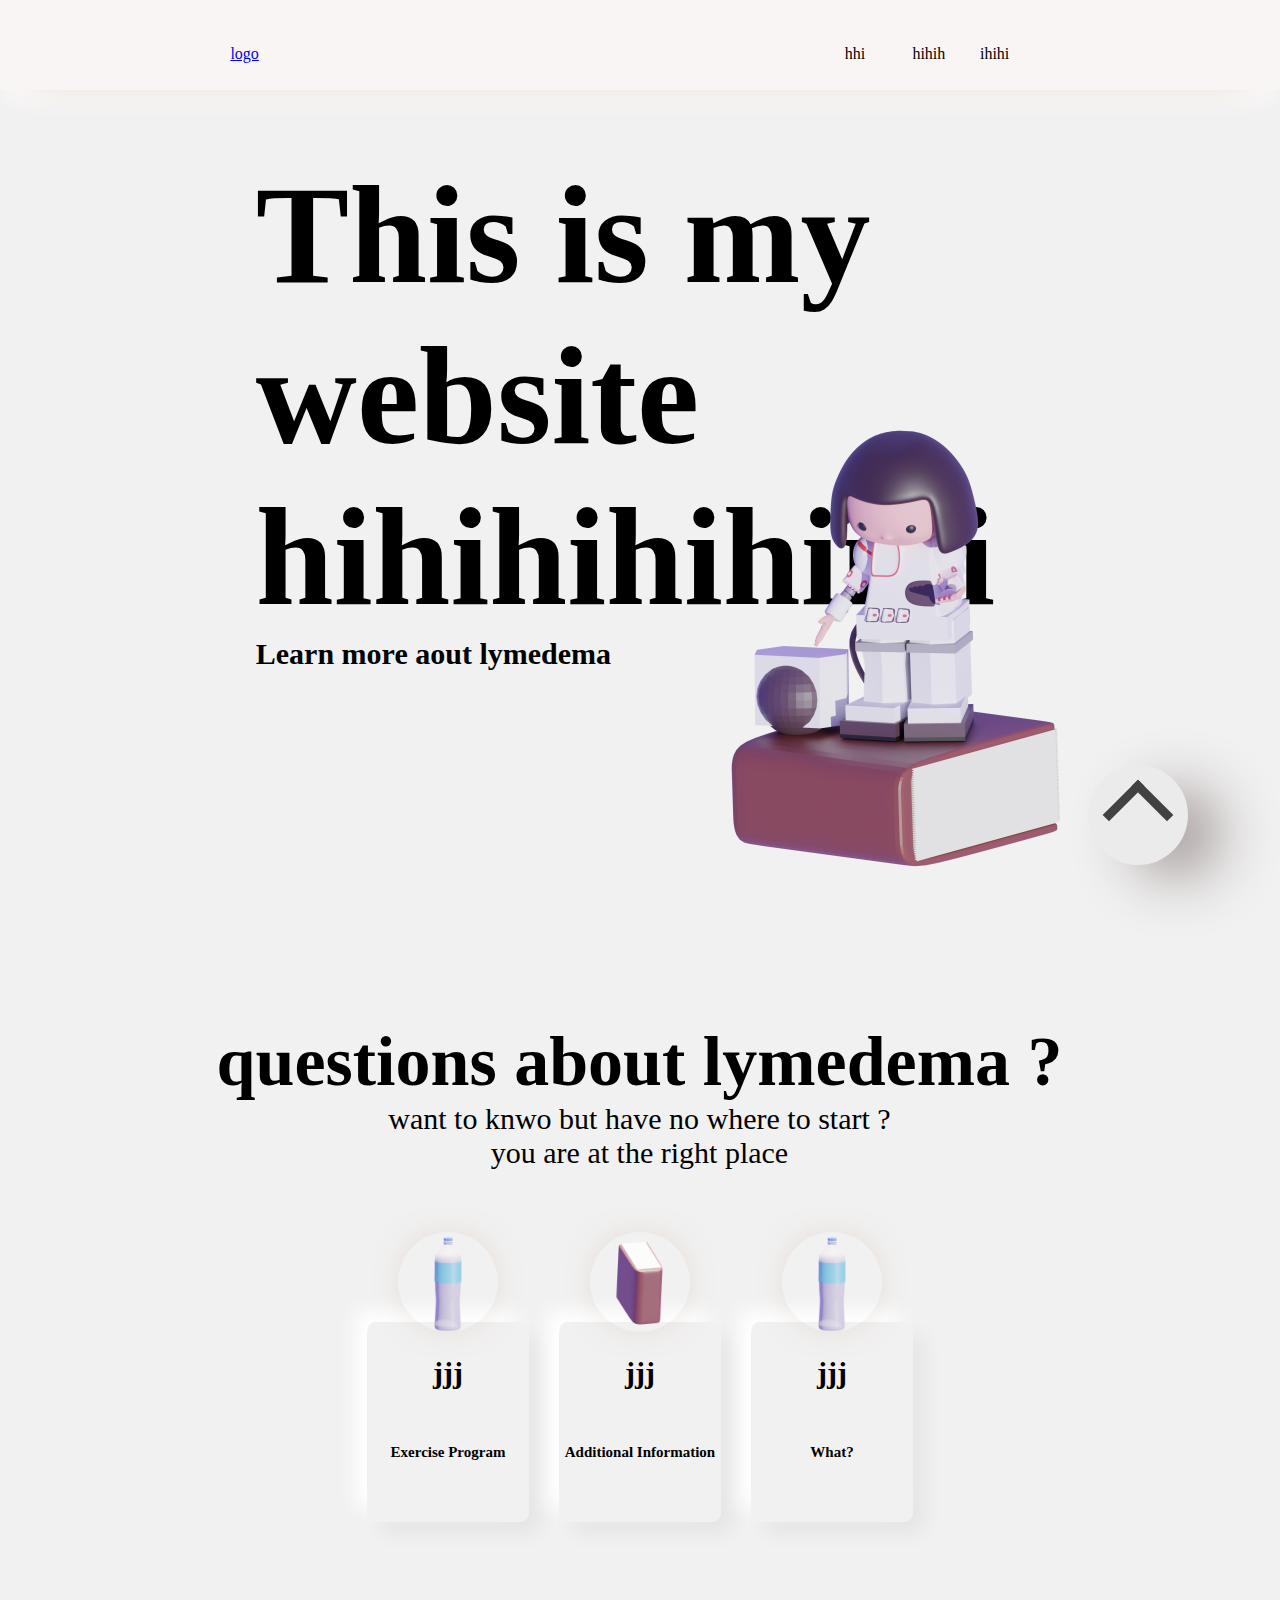
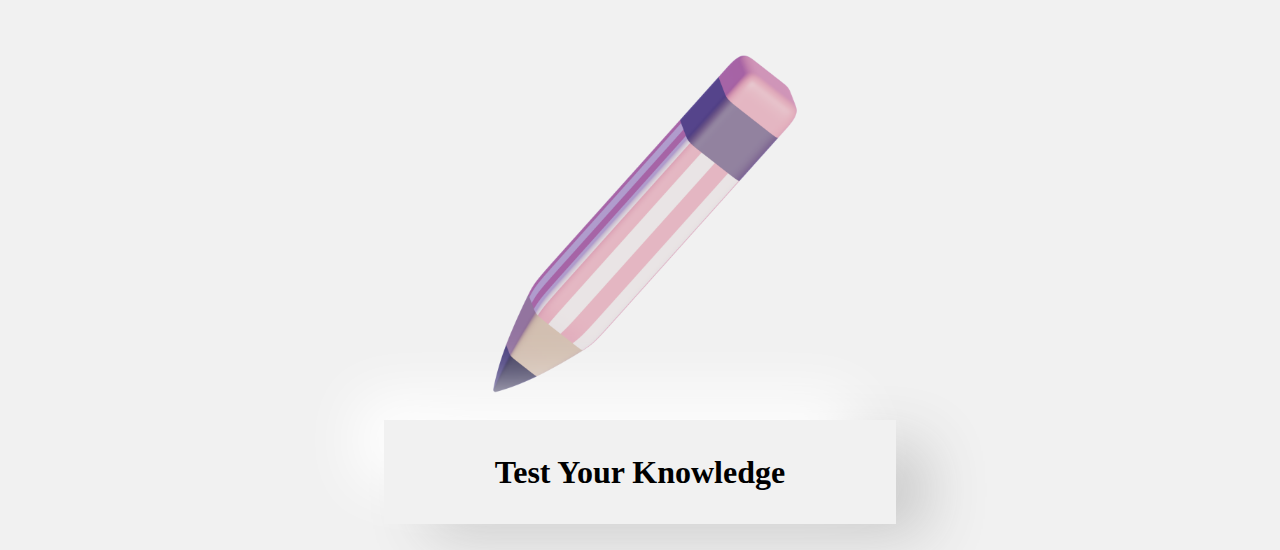
<file: index.html>
<!DOCTYPE html>
<html lang="en">
<head>
    <meta charset="UTF-8">
    <meta name="viewport" content="width=device-width, initial-scale=1.0">
    <meta http-equiv="X-UA-Compatible" content="ie=edge">
    <title>Document</title>
    <link rel="stylesheet" href="index.css">
    <link rel="stylesheet" href="cssillustration.css">
</head>
<body>
    <div id="navtop">
        <i class="arrow up"></i>

    </div>
    
    <header>
        <div class="headerwrap">
            <a href="index.html"><p>logo</p></a>
        <div class="secondhalf">
        <p id="first">hhi</p>
        <p id="2">hihih</p>
        <p id="3">ihihi</p>
        </div>
    </div>
    </header>
    <div id="mainsectiopn">
        <section id="illustration">
           <h1>This is my website <br>
           hihihihihiihi</h1>
           <h2>Learn more aout lymedema </h2>

        </section>
        <section id="content">
            
            
            

        </section>



    </div>
    <section id="break"></section>
    <section id="icebreaker">
        <h3>
            <p id="bolder"> questions about lymedema ?</p>
            <p>want to knwo but have no where to start ?</p>
            <p>you are at the right place </p>
            

       </h3>
    </section>
    <footer id="newfoot">
        
            <p id="front1">
              <span class="mobiletext" id="exercisebutt">Exercise Program</span> 
                
                
            </p>  
            <p id="front2">
                <span class="mobiletext" id="exercisebutt">Additional Information</span> 
                
            </p> 
            <p id="front3">
                <span class="mobiletext" id="exercisebutt">What?</span> 
               
            </p> 
            

        
    </footer>
    <footer id="footerword">  
        <p id="mobileexercise"><br>jjj<br><span id="span">Exercise Program</span>
        </p>  
       
        <p id="mobileaddi"><br>jjj<br><span id="span">Additional Information</span>
        </p>
        <p id="mobilewt"><br>jjj<br><span id="span">What?</span>
        </p>

       
        
        
    </footer>

    <section id="quiz">
        <div id="quizend">
            <div id="picquiz"></div>
            <div id="enterquiz">
                <div id="submitquiz">
                   <strong>Test Your Knowledge </strong> 

                </div>
            </div>
           
        </div>

    </section>
    <section id="break2"></section>
   
    
</body>
<script src="index.js"></script>
</html>
</file>
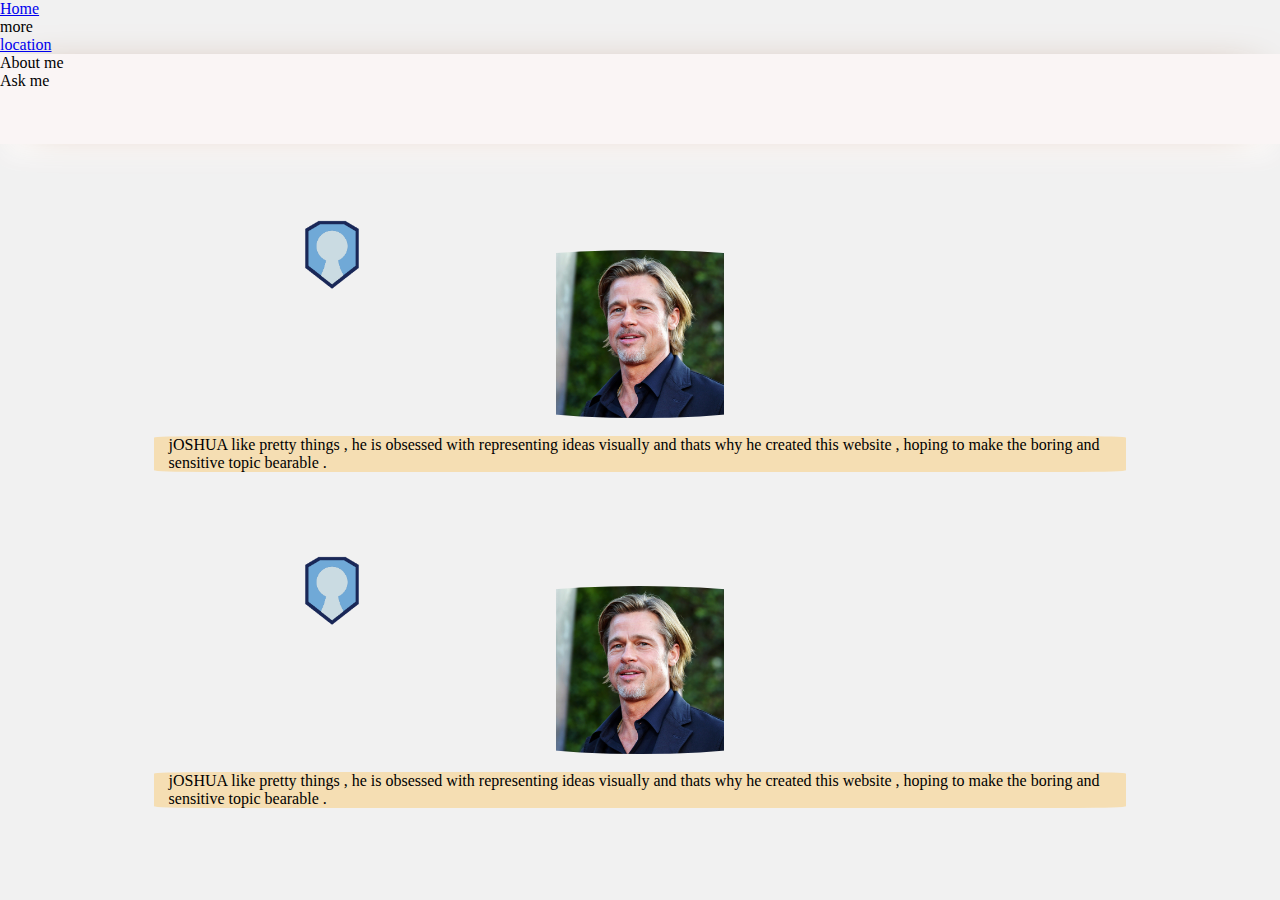
<file: aboutme.html>
<!DOCTYPE html>
<html lang="en">
<head>
    <meta charset="UTF-8">
    <meta name="viewport" content="width=device-width, initial-scale=1.0">
    <meta http-equiv="X-UA-Compatible" content="ie=edge">
    <title>Document</title>
    <link rel="stylesheet" type="text/css" href="map.css">
    <link rel="stylesheet" type="text/css" href="index.css">
    <link rel="stylesheet" type="text/css" href="aboutme.css">
</head>
<body>
    <div id="sidebarbody">
        
        <ul><a href="index.html">Home </a></ul>
        <ul>more </ul>
        <ul><a href="map.html">location</a></ul>
    
    <div class="sidenavmenu" onclick="toggleSidebar()">
      
    </div>
</div>
    <header>
        <div class= "div1">
            About me 
        
        </div>
        <div class= "div2">
            Ask me 
        
        </div>
    </header>



    <div class="personcontainer">
        <div class="photo">
            <div class="bigheadlogo">
                
            </div>
            <div class="bighead">

            </div>


        </div>
        <br>
        <div class="description">
jOSHUA like pretty things , he is obsessed with representing ideas visually and thats why he created this website , hoping to make the boring and sensitive topic bearable .
        </div>
    </div>
    <br>
    <br>
    
    <div class="personcontainer">
        <div class="photo">
            <div class="bigheadlogo">
                
            </div>
            <div class="bighead">

            </div>


        </div>
        <br>
        <div class="description">
jOSHUA like pretty things , he is obsessed with representing ideas visually and thats why he created this website , hoping to make the boring and sensitive topic bearable .
        </div>
    </div>
</body>
<script type="text/javascript" src="index.js"></script>
</html>
</file>
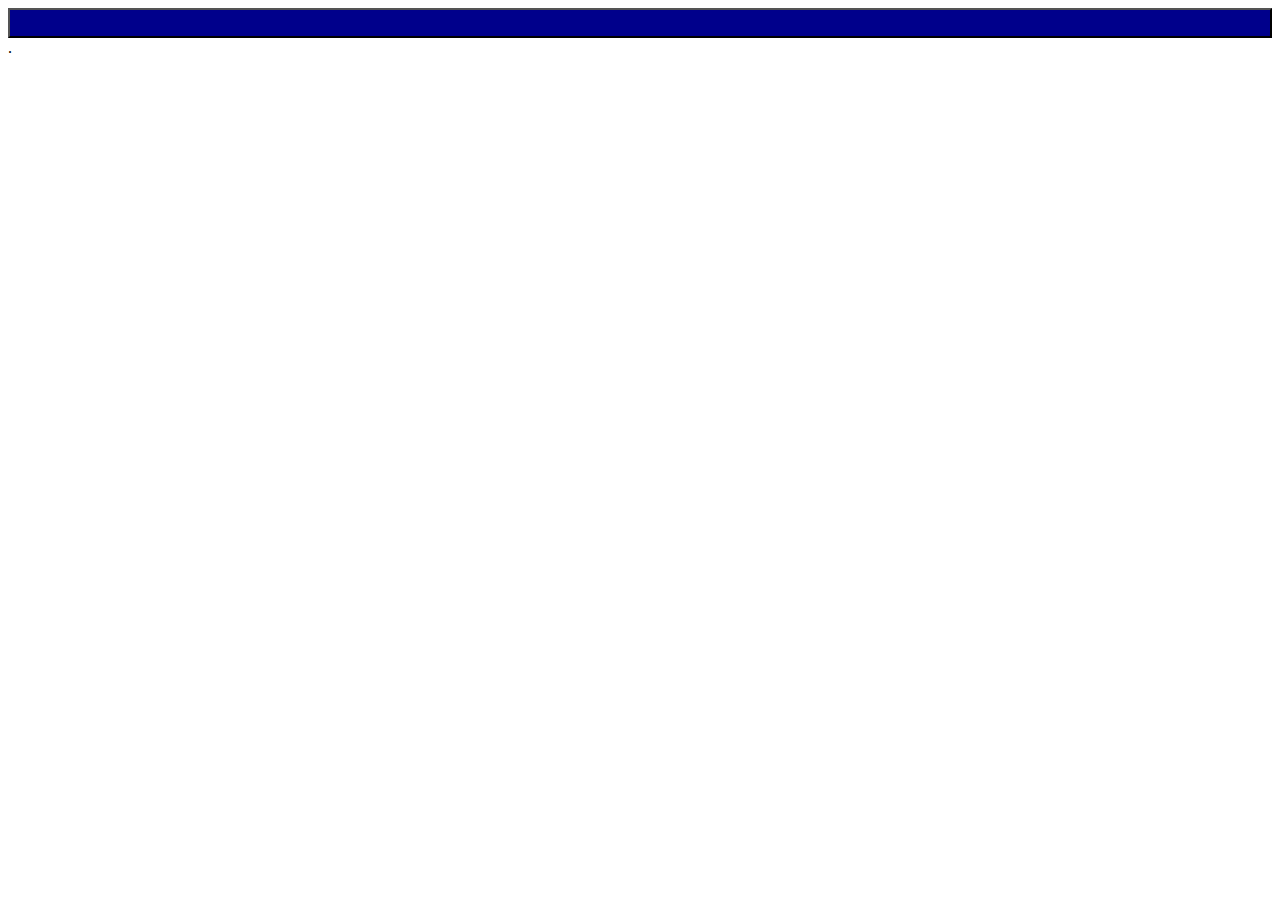
<file: dropdowntest.html>
<!DOCTYPE html>
<html lang="en">
<head>
    <meta charset="UTF-8">
    <meta name="viewport" content="width=device-width, initial-scale=1.0">
    <meta http-equiv="X-UA-Compatible" content="ie=edge">
    <title>Document</title>
    <link rel="stylesheet" type="text/css" href="dropdowmn.css">
</head>
<body>
    <button id="c"></button>
    <div id="panel">
        
        <div class="p">Scrabble Word Finder from YourDictionary is the perfect word finder for playing Scrabble. Score more points and win more often with our free Scrabble cheat ...
        ‎Words With Friends Cheat · ‎Words with the Letter... · ‎Unscramble · ‎Words by Length
        wordfinder.yourdictionary.com › words-with-friends-cheat
        Words With Friends Cheat - Words With Friends
        All you need to crush their dreams and drive them weeping before you - or at least beat them at a word game - is the Word Finder Words With Friends Cheat. Word Finder isn’t just a word search. ... The Words With Friends cheat tool provides a full list of playable, legal words from ...
        </div>
        <div class="">
            gdfhghdghbjd
        </div>
    
    </div>

.


    </body>

<script type="text/javascript" src="dropdown.js"></script>
</html>
</file>
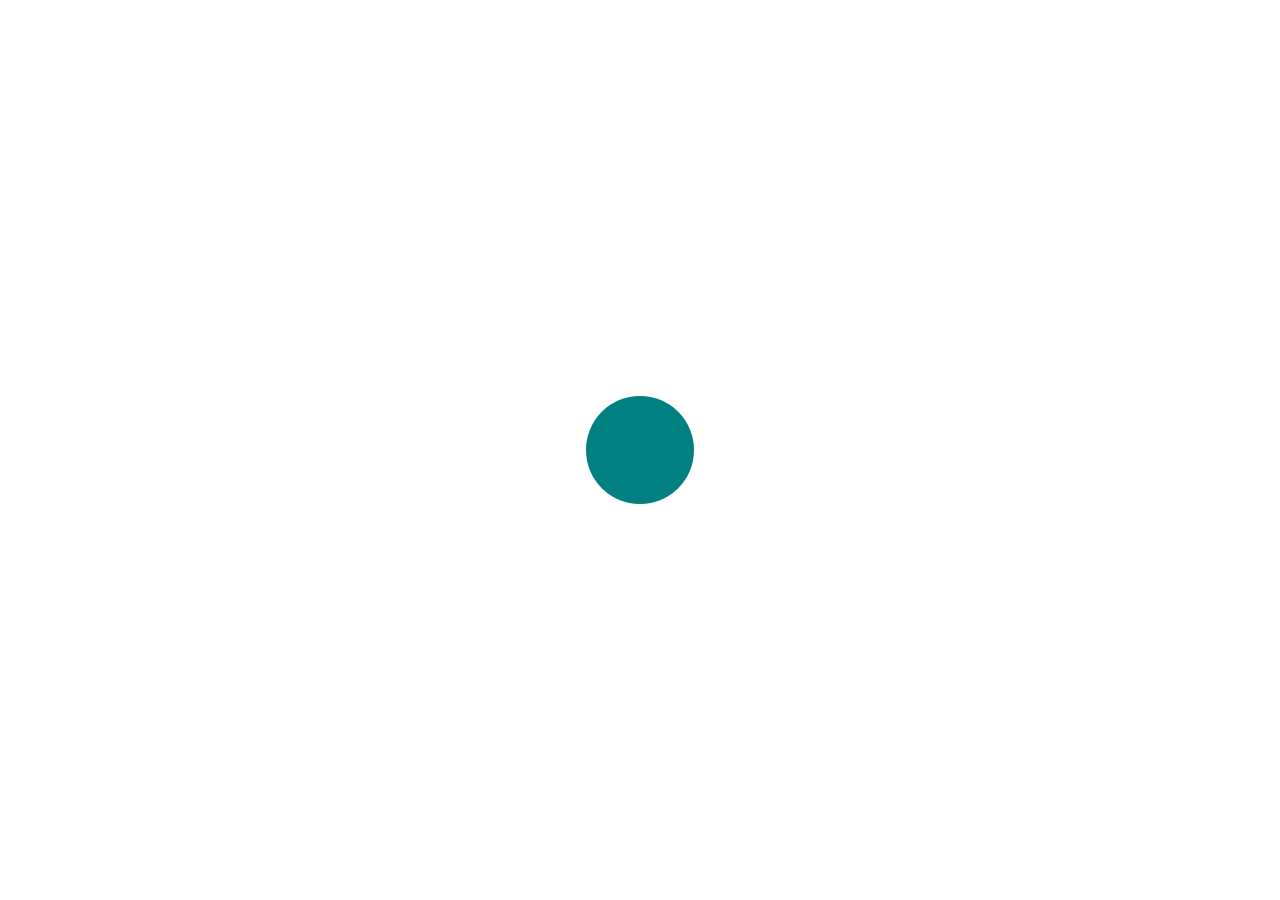
<file: end.html>
<!DOCTYPE html>
<html lang="en">
<head>
    <meta charset="UTF-8">
    <meta name="viewport" content="width=
    , initial-scale=1.0">
    <meta http-equiv="X-UA-Compatible" content="ie=edge">
    <title>Document</title>
    <link rel="stylesheet" type="text/css" href="end.css">
</head>
</head>
<body>

    <div class="endlogocontainer">
        <div class="endlogo">
            <div class="classtick1">

            </div>
            <div class="classtick2">
                
            </div>
        </div>
    </div>
    
</body>
<script src="quiz.js"></script>
</html>
</file>
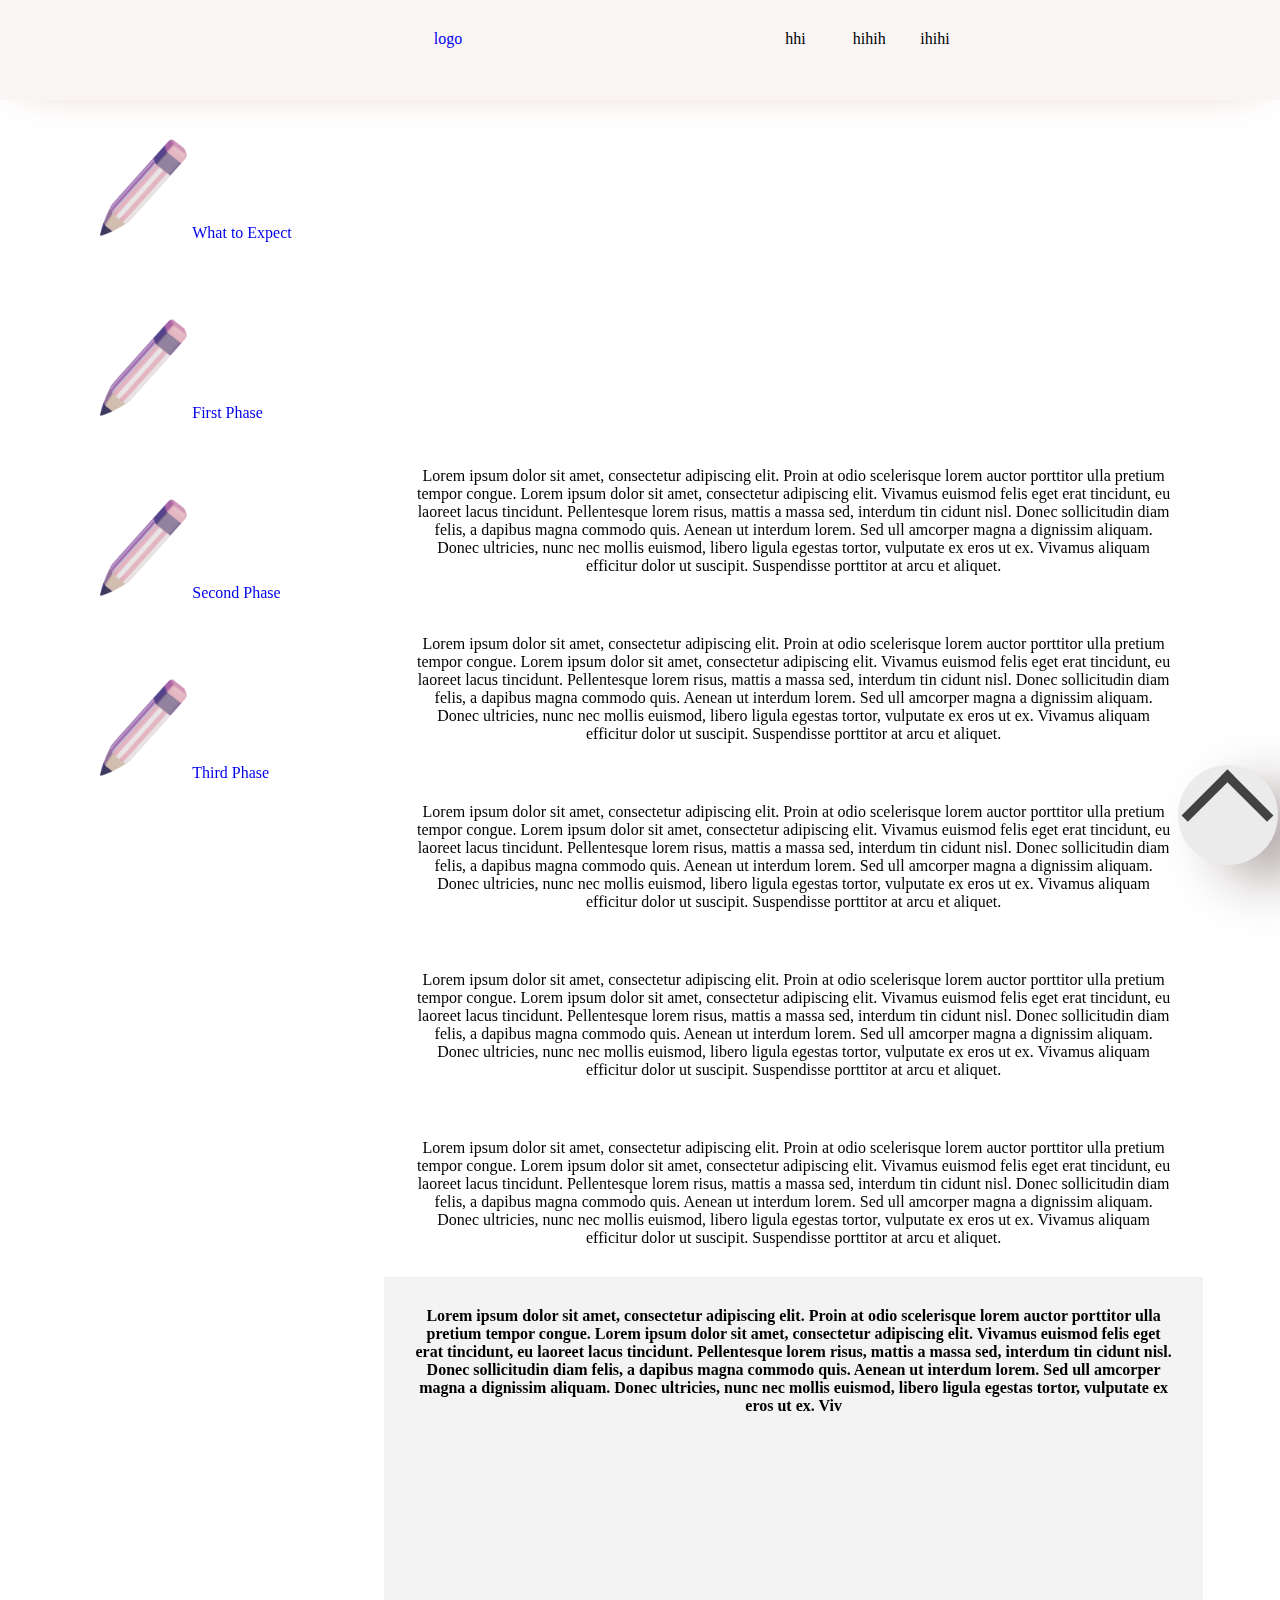
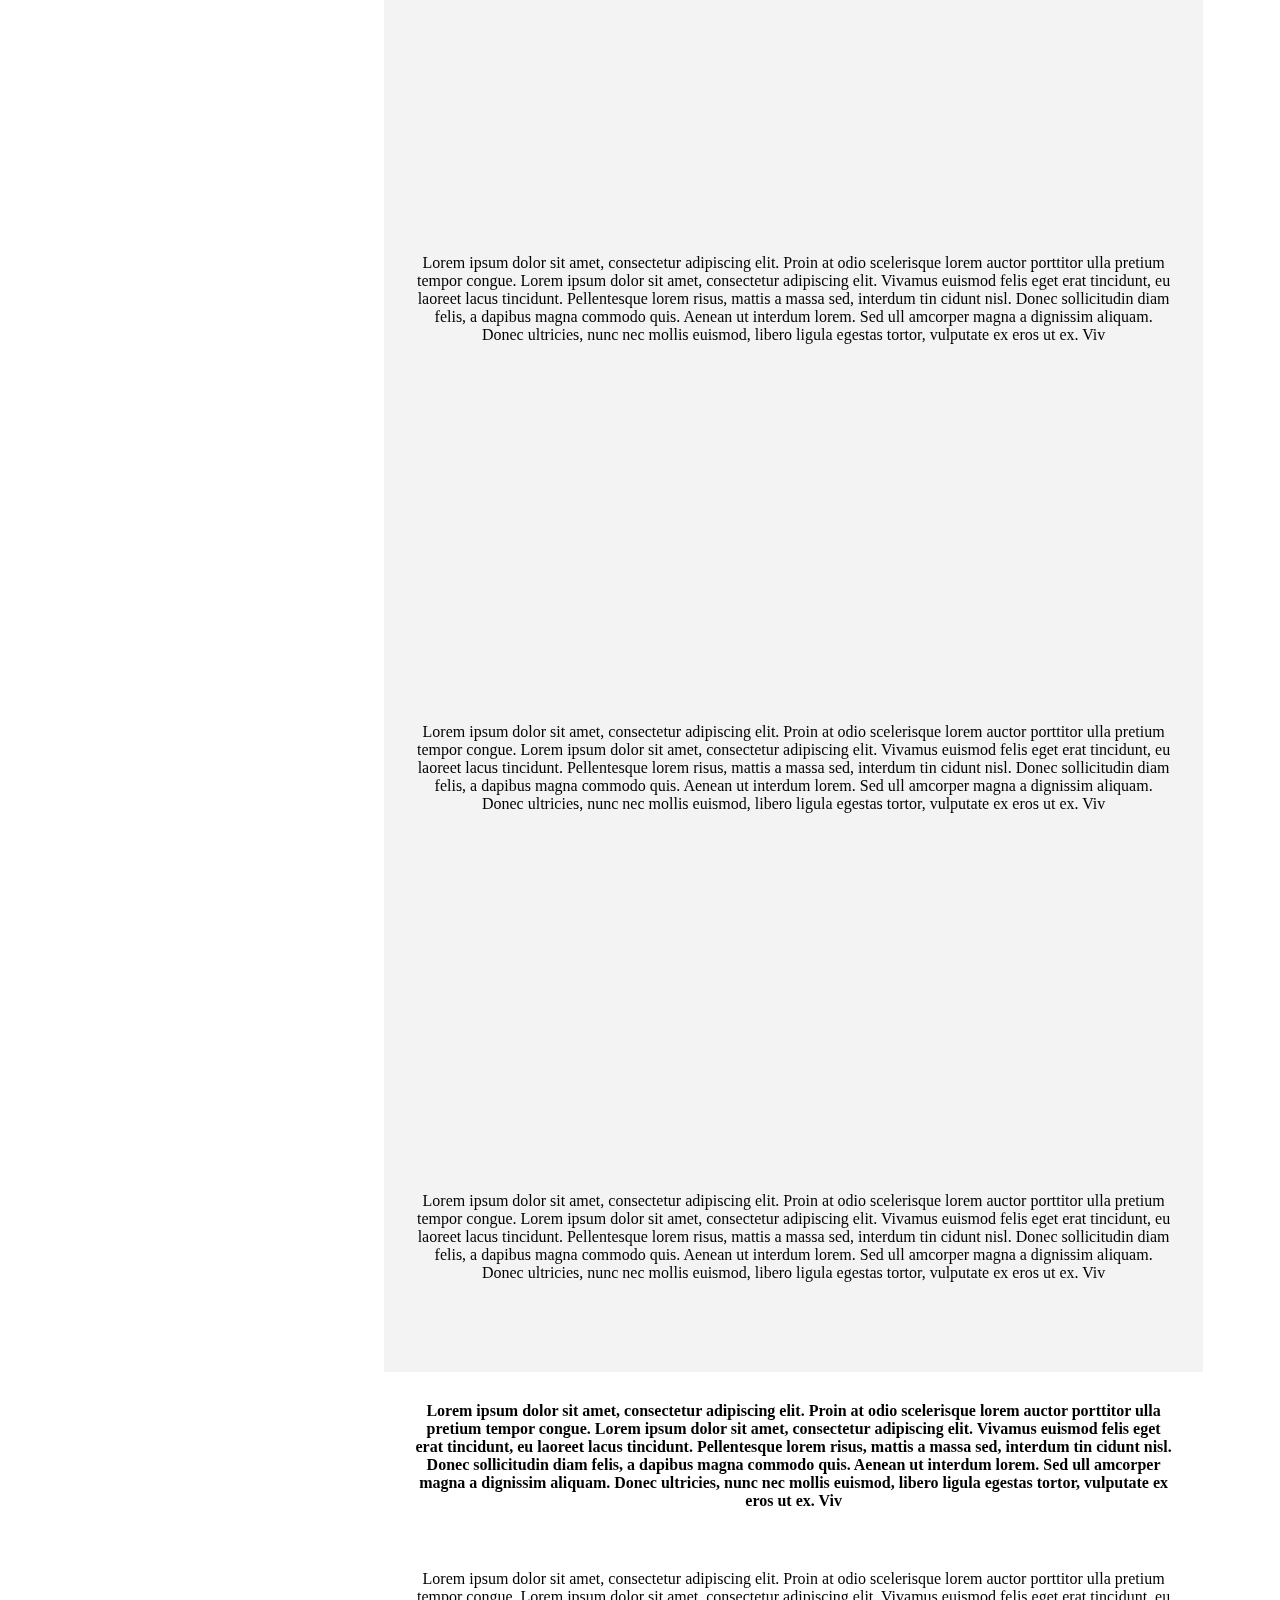
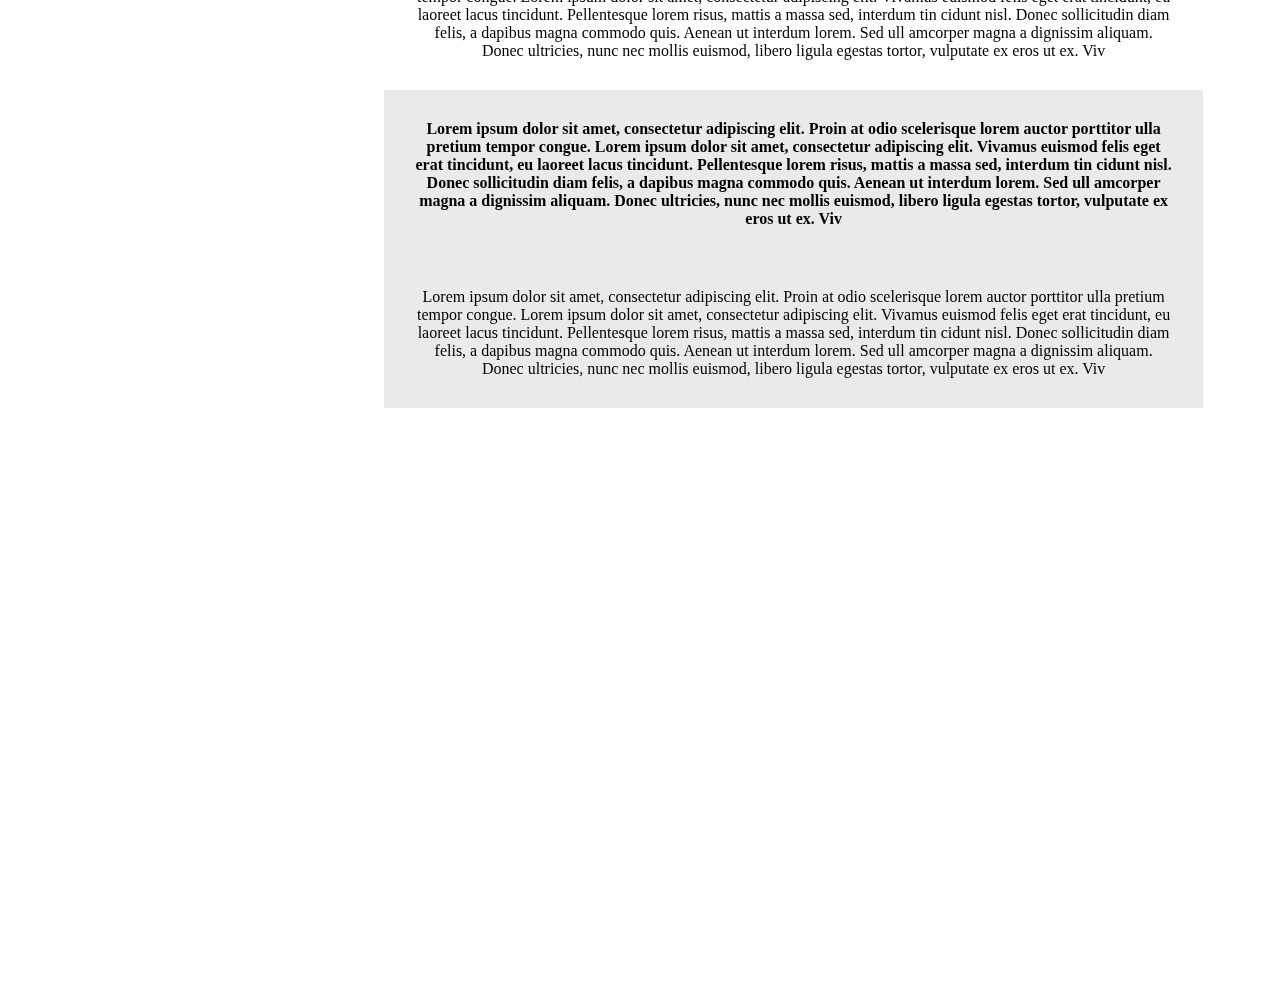
<file: exercise.html>
<!DOCTYPE html>
<html lang="en">
<head>
    <meta charset="UTF-8">
    <meta name="viewport" content="width=device-width, initial-scale=1.0">
    <meta http-equiv="X-UA-Compatible" content="ie=edge">
    <title>Document</title>
    <link rel="stylesheet" href="exercise.css">
    
</head>
<body>
    <div id="navtop">
        <i class="arrow up"></i>

    </div>
    

    <header>
        <div class="headerwrap">
        <a href="index.html"><p>logo</p></a>
        <div class="secondhalf">
        <p id="first">hhi</p>
        <p id="2">hihih</p>
        <p id="3">ihihi</p>
        </div>
    </div>
    </header>

    <div id="container">
        <div id="sidebarcontainer">
        <div id="sidebarex">
            <p id="Whattoexpect">
                
                <a href="#introvid"><img src="./pic/pencil.png" width="100" height="100" alt="">What to Expect</a>

            </p>
            <p id="firstphase">
                <a href="#firstintro"><img src="./pic/pencil.png" width="100" height="100" alt="">First Phase</a>

            </p>
            <p id="secondphase">
                <a href="#secondintro"><img src="./pic/pencil.png" width="100" height="100" alt="">Second Phase</a>

            </p>
            <p id="thirdphase"> 
                <a href="#thirdintro"><img src="./pic/pencil.png" width="100" height="100" alt="">Third Phase</a>


            </p>

        </div>
    </div>
        <div id="maincontentex">
            <div class="intro">
                <iframe id="introvid"width="560" height="315" src="https://www.youtube.com/embed/Z3GkiupDtZM" 
                frameborder="0" allow="accelerometer; autoplay; encrypted-media; gyroscope; picture-in-picture" 
                allowfullscreen>
                </iframe>
                <br>
                <br>
                <p>Lorem ipsum dolor sit amet, consectetur adipiscing elit. Proin at odio scelerisque lorem auctor porttitor
                    ulla pretium tempor congue. Lorem ipsum dolor sit amet, consectetur adipiscing elit. Vivamus euismod felis 
                    eget erat tincidunt, eu laoreet lacus tincidunt. Pellentesque lorem risus, mattis a massa sed, interdum tin
                    cidunt nisl. Donec sollicitudin diam felis, a dapibus magna commodo quis. Aenean ut interdum lorem. Sed ull
                    amcorper magna a dignissim aliquam. Donec ultricies, nunc nec mollis euismod, libero ligula egestas tortor, 
                     vulputate ex eros ut ex. Vivamus aliquam efficitur dolor ut suscipit. Suspendisse porttitor at arcu et aliquet.
                    </p>
                    <p>Lorem ipsum dolor sit amet, consectetur adipiscing elit. Proin at odio scelerisque lorem auctor porttitor
                        ulla pretium tempor congue. Lorem ipsum dolor sit amet, consectetur adipiscing elit. Vivamus euismod felis 
                        eget erat tincidunt, eu laoreet lacus tincidunt. Pellentesque lorem risus, mattis a massa sed, interdum tin
                        cidunt nisl. Donec sollicitudin diam felis, a dapibus magna commodo quis. Aenean ut interdum lorem. Sed ull
                        amcorper magna a dignissim aliquam. Donec ultricies, nunc nec mollis euismod, libero ligula egestas tortor, 
                         vulputate ex eros ut ex. Vivamus aliquam efficitur dolor ut suscipit. Suspendisse porttitor at arcu et aliquet.
                        </p>
                        <p>Lorem ipsum dolor sit amet, consectetur adipiscing elit. Proin at odio scelerisque lorem auctor porttitor
                            ulla pretium tempor congue. Lorem ipsum dolor sit amet, consectetur adipiscing elit. Vivamus euismod felis 
                            eget erat tincidunt, eu laoreet lacus tincidunt. Pellentesque lorem risus, mattis a massa sed, interdum tin
                            cidunt nisl. Donec sollicitudin diam felis, a dapibus magna commodo quis. Aenean ut interdum lorem. Sed ull
                            amcorper magna a dignissim aliquam. Donec ultricies, nunc nec mollis euismod, libero ligula egestas tortor, 
                             vulputate ex eros ut ex. Vivamus aliquam efficitur dolor ut suscipit. Suspendisse porttitor at arcu et aliquet.
                            </p>
                            <p>Lorem ipsum dolor sit amet, consectetur adipiscing elit. Proin at odio scelerisque lorem auctor porttitor
                                ulla pretium tempor congue. Lorem ipsum dolor sit amet, consectetur adipiscing elit. Vivamus euismod felis 
                                eget erat tincidunt, eu laoreet lacus tincidunt. Pellentesque lorem risus, mattis a massa sed, interdum tin
                                cidunt nisl. Donec sollicitudin diam felis, a dapibus magna commodo quis. Aenean ut interdum lorem. Sed ull
                                amcorper magna a dignissim aliquam. Donec ultricies, nunc nec mollis euismod, libero ligula egestas tortor, 
                                 vulputate ex eros ut ex. Vivamus aliquam efficitur dolor ut suscipit. Suspendisse porttitor at arcu et aliquet.
                                </p>
                                <p>Lorem ipsum dolor sit amet, consectetur adipiscing elit. Proin at odio scelerisque lorem auctor porttitor
                    ulla pretium tempor congue. Lorem ipsum dolor sit amet, consectetur adipiscing elit. Vivamus euismod felis 
                    eget erat tincidunt, eu laoreet lacus tincidunt. Pellentesque lorem risus, mattis a massa sed, interdum tin
                    cidunt nisl. Donec sollicitudin diam felis, a dapibus magna commodo quis. Aenean ut interdum lorem. Sed ull
                    amcorper magna a dignissim aliquam. Donec ultricies, nunc nec mollis euismod, libero ligula egestas tortor, 
                     vulputate ex eros ut ex. Vivamus aliquam efficitur dolor ut suscipit. Suspendisse porttitor at arcu et aliquet.
                    </p>

            </div>
            <span class="break"></span>
            <div class="first">
                <p id="firstintro">
                    Lorem ipsum dolor sit amet, consectetur adipiscing elit. Proin at odio scelerisque lorem auctor porttitor
                    ulla pretium tempor congue. Lorem ipsum dolor sit amet, consectetur adipiscing elit. Vivamus euismod felis 
                    eget erat tincidunt, eu laoreet lacus tincidunt. Pellentesque lorem risus, mattis a massa sed, interdum tin
                    cidunt nisl. Donec sollicitudin diam felis, a dapibus magna commodo quis. Aenean ut interdum lorem. Sed ull
                    amcorper magna a dignissim aliquam. Donec ultricies, nunc nec mollis euismod, libero ligula egestas tortor, 
                     vulputate ex eros ut ex. Viv
                    
                </p>
                <p id="firstword">
                    <iframe id="introvid"width="560" height="315" src="https://www.youtube.com/embed/Z3GkiupDtZM" 
                    frameborder="0" allow="accelerometer; autoplay; encrypted-media; gyroscope; picture-in-picture" 
                    allowfullscreen>
                    </iframe>
                    <p>
                    Lorem ipsum dolor sit amet, consectetur adipiscing elit. Proin at odio scelerisque lorem auctor porttitor
                    ulla pretium tempor congue. Lorem ipsum dolor sit amet, consectetur adipiscing elit. Vivamus euismod felis 
                    eget erat tincidunt, eu laoreet lacus tincidunt. Pellentesque lorem risus, mattis a massa sed, interdum tin
                    cidunt nisl. Donec sollicitudin diam felis, a dapibus magna commodo quis. Aenean ut interdum lorem. Sed ull
                    amcorper magna a dignissim aliquam. Donec ultricies, nunc nec mollis euismod, libero ligula egestas tortor, 
                     vulputate ex eros ut ex. Viv
                    </p>
                     <iframe id="introvid"width="560" height="315" src="https://www.youtube.com/embed/Z3GkiupDtZM" 
                     frameborder="0" allow="accelerometer; autoplay; encrypted-media; gyroscope; picture-in-picture" 
                     allowfullscreen>
                     </iframe>
                     <p>
                     Lorem ipsum dolor sit amet, consectetur adipiscing elit. Proin at odio scelerisque lorem auctor porttitor
                    ulla pretium tempor congue. Lorem ipsum dolor sit amet, consectetur adipiscing elit. Vivamus euismod felis 
                    eget erat tincidunt, eu laoreet lacus tincidunt. Pellentesque lorem risus, mattis a massa sed, interdum tin
                    cidunt nisl. Donec sollicitudin diam felis, a dapibus magna commodo quis. Aenean ut interdum lorem. Sed ull
                    amcorper magna a dignissim aliquam. Donec ultricies, nunc nec mollis euismod, libero ligula egestas tortor, 
                     vulputate ex eros ut ex. Viv
                     </p>
                     <iframe id="introvid"width="560" height="315" src="https://www.youtube.com/embed/Z3GkiupDtZM" 
                     frameborder="0" allow="accelerometer; autoplay; encrypted-media; gyroscope; picture-in-picture" 
                     allowfullscreen>
                     </iframe>
                     <p>
                     Lorem ipsum dolor sit amet, consectetur adipiscing elit. Proin at odio scelerisque lorem auctor porttitor
                    ulla pretium tempor congue. Lorem ipsum dolor sit amet, consectetur adipiscing elit. Vivamus euismod felis 
                    eget erat tincidunt, eu laoreet lacus tincidunt. Pellentesque lorem risus, mattis a massa sed, interdum tin
                    cidunt nisl. Donec sollicitudin diam felis, a dapibus magna commodo quis. Aenean ut interdum lorem. Sed ull
                    amcorper magna a dignissim aliquam. Donec ultricies, nunc nec mollis euismod, libero ligula egestas tortor, 
                     vulputate ex eros ut ex. Viv
                    </p>
                     

                </p>
                

            </div>
            <div class="second">
                <p id="secondintro">
                    Lorem ipsum dolor sit amet, consectetur adipiscing elit. Proin at odio scelerisque lorem auctor porttitor
                    ulla pretium tempor congue. Lorem ipsum dolor sit amet, consectetur adipiscing elit. Vivamus euismod felis 
                    eget erat tincidunt, eu laoreet lacus tincidunt. Pellentesque lorem risus, mattis a massa sed, interdum tin
                    cidunt nisl. Donec sollicitudin diam felis, a dapibus magna commodo quis. Aenean ut interdum lorem. Sed ull
                    amcorper magna a dignissim aliquam. Donec ultricies, nunc nec mollis euismod, libero ligula egestas tortor, 
                     vulputate ex eros ut ex. Viv
                    
                </p>
                <p id="firstword">
                    Lorem ipsum dolor sit amet, consectetur adipiscing elit. Proin at odio scelerisque lorem auctor porttitor
                    ulla pretium tempor congue. Lorem ipsum dolor sit amet, consectetur adipiscing elit. Vivamus euismod felis 
                    eget erat tincidunt, eu laoreet lacus tincidunt. Pellentesque lorem risus, mattis a massa sed, interdum tin
                    cidunt nisl. Donec sollicitudin diam felis, a dapibus magna commodo quis. Aenean ut interdum lorem. Sed ull
                    amcorper magna a dignissim aliquam. Donec ultricies, nunc nec mollis euismod, libero ligula egestas tortor, 
                     vulputate ex eros ut ex. Viv

                </p>

            </div>
            <div class="third">
                <p id="thirdintro">
                    Lorem ipsum dolor sit amet, consectetur adipiscing elit. Proin at odio scelerisque lorem auctor porttitor
                    ulla pretium tempor congue. Lorem ipsum dolor sit amet, consectetur adipiscing elit. Vivamus euismod felis 
                    eget erat tincidunt, eu laoreet lacus tincidunt. Pellentesque lorem risus, mattis a massa sed, interdum tin
                    cidunt nisl. Donec sollicitudin diam felis, a dapibus magna commodo quis. Aenean ut interdum lorem. Sed ull
                    amcorper magna a dignissim aliquam. Donec ultricies, nunc nec mollis euismod, libero ligula egestas tortor, 
                     vulputate ex eros ut ex. Viv
                    
                </p>
                <p id="firstword">
                    Lorem ipsum dolor sit amet, consectetur adipiscing elit. Proin at odio scelerisque lorem auctor porttitor
                    ulla pretium tempor congue. Lorem ipsum dolor sit amet, consectetur adipiscing elit. Vivamus euismod felis 
                    eget erat tincidunt, eu laoreet lacus tincidunt. Pellentesque lorem risus, mattis a massa sed, interdum tin
                    cidunt nisl. Donec sollicitudin diam felis, a dapibus magna commodo quis. Aenean ut interdum lorem. Sed ull
                    amcorper magna a dignissim aliquam. Donec ultricies, nunc nec mollis euismod, libero ligula egestas tortor, 
                     vulputate ex eros ut ex. Viv

                </p>

            </div>
            <span class="break"></span>
            <span class="break"></span>

        </div>
        <span class="break"></span><span class="break"></span>
        <span class="break"></span><span class="break"></span>
        <span class="break"></span><span class="break"></span>
        <span class="break"></span><span class="break"></span>
        <span class="break"></span><span class="break"></span>
        <span class="break"></span><span class="break"></span>
    </div>
    
</body>
<script src="exercise.js"></script>
</html>
</file>
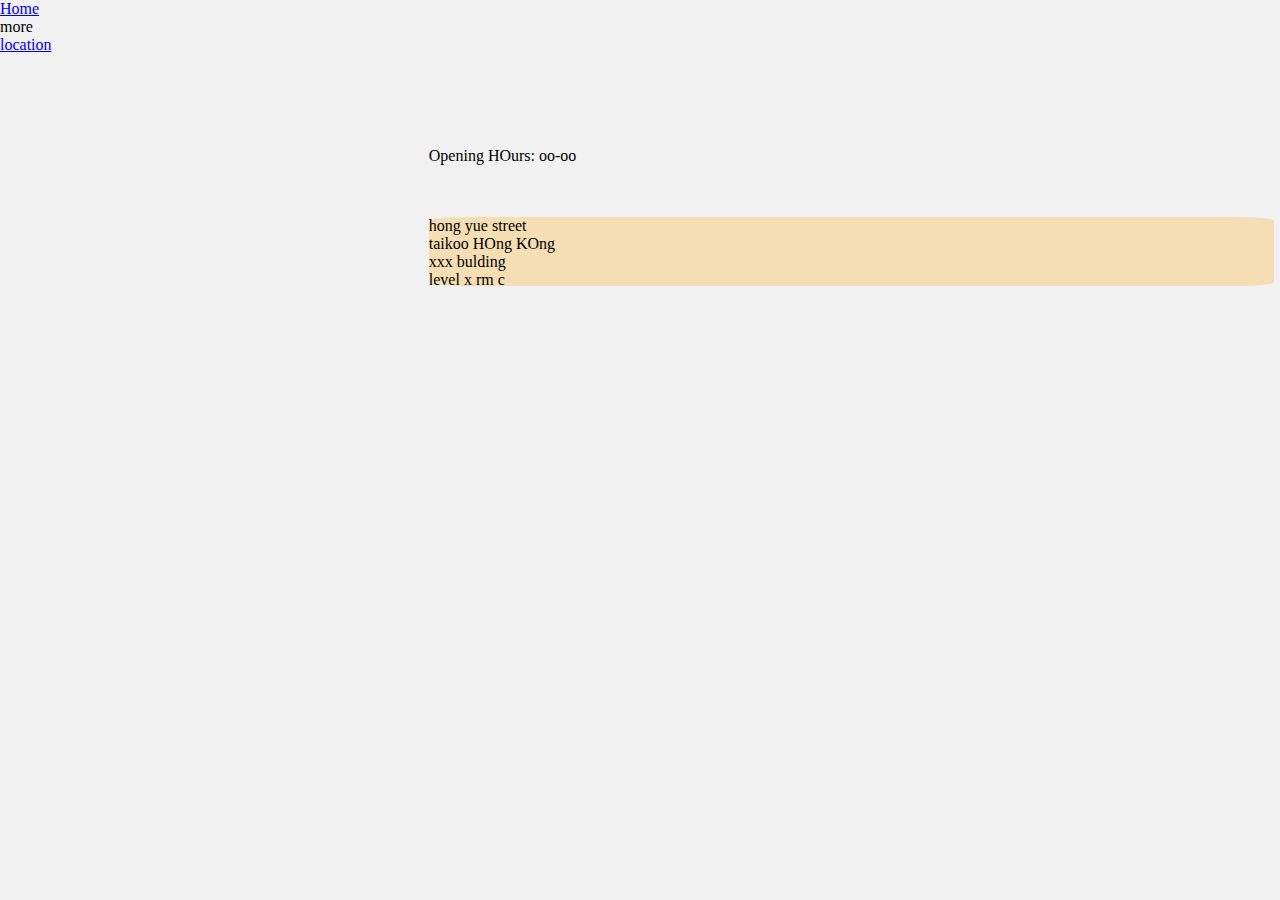
<file: map.html>
<!DOCTYPE html>
<html>
  <head>
    <meta charset="UTF-8">
    <meta name="viewport" content="width=device-width, initial-scale=1.0">
    <meta http-equiv="X-UA-Compatible" content="ie=edge">
    <title>Document</title>
    <link rel="stylesheet" type="text/css" href="map.css">
    <link rel="stylesheet" type="text/css" href="index.css">
    
  </head>
  <body>

    <div id="sidebarbody">
        
        <ul><a href="index.html">Home </a></ul>
        <ul>more </ul>
        <ul><a href="map.html">location</a></ul>
    
    <div class="sidenavmenu" onclick="toggleSidebar()">
      
    </div>
</div>
      <div class="mapwrap">

        <div class="mapintro">
            <div class="openhr">Opening HOurs: oo-oo</div>
            <div class="address">
               
                hong yue street <br>
                taikoo
                HOng KOng <br>
                xxx bulding <br>
                level x rm c<br>

                
            </div>
            <div class="mapicon">
               
            </div>
        </div>
        <div class="map"style="width: 100%">
            <iframe width="100%" height="600" 
            src="https://maps.google.com/maps?width=100%&amp;height=600&amp;hl=en&amp;q=taikoo%20dorset%20house%20+(My%20Place%20)&amp;ie=UTF8&amp;t=&amp;z=19&amp;iwloc=B&amp;output=embed" frameborder="0" scrolling="no" marginheight="0" marginwidth="0"><a href="https://www.maps.ie/coordinates.html">latitude longitude finder</a></iframe>
        </div>
      </div>
    
    <br />
  </body>
  <script type="text/javascript" src="index.js"></script>
</html>
</file>
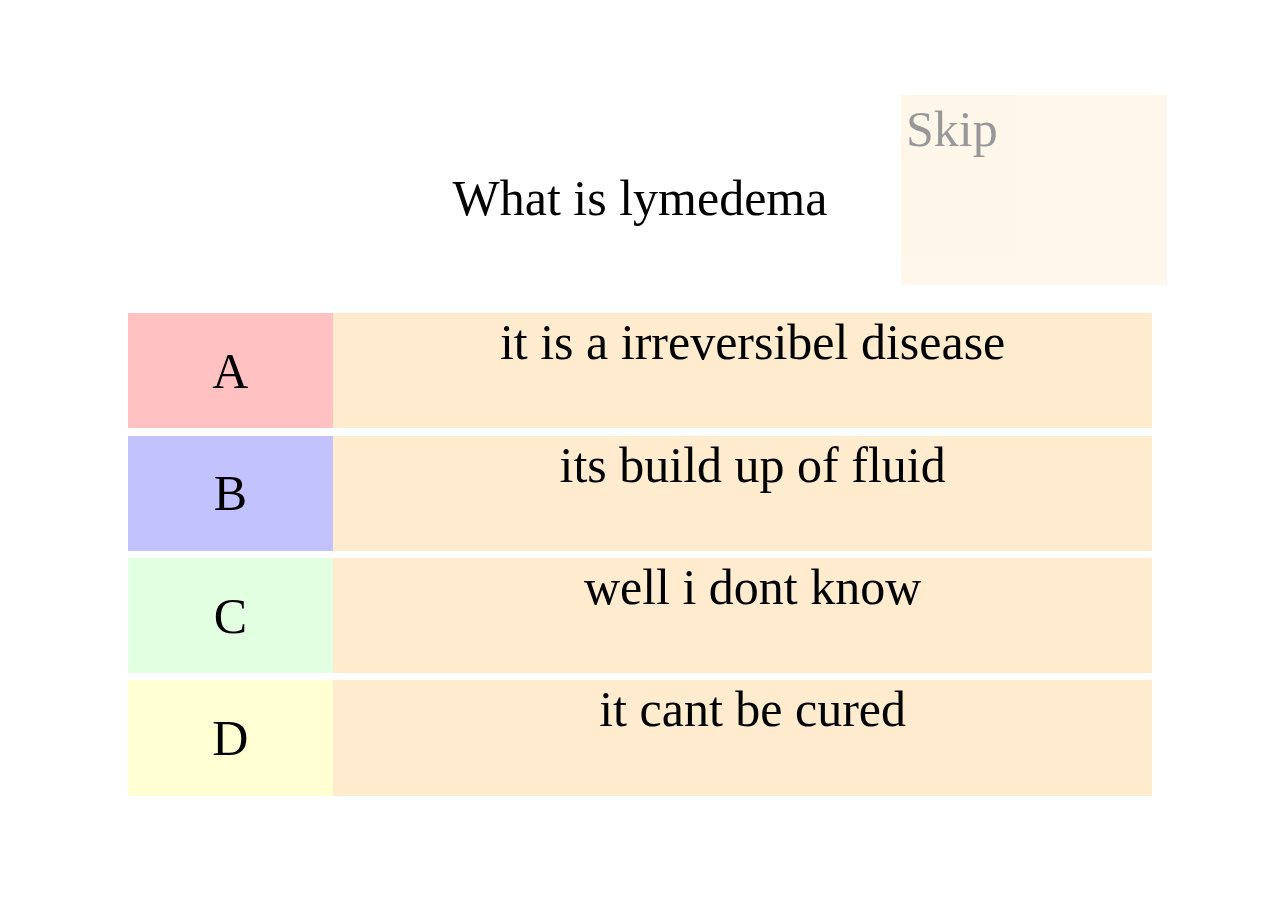
<file: quiz.html>
<!DOCTYPE html>
<html lang="en">
<head>
    <meta charset="UTF-8">
    <meta name="viewport" content="width=device-width, initial-scale=1.0">
    <meta http-equiv="X-UA-Compatible" content="ie=edge">
    <title>Document</title>
    <link rel="stylesheet" href="quiz.css">

</head>
<body>

    <section id="quizcontainer">

        <div class="wrapper">
            <div id="submit">
                Skip
            </div>

        

        <div id="questioncontainer">
            first question

        </div>
        <div class="answercontainer" >
            <div class="choiceprefix" id="choiceprefixA">
                A

            </div>
            <div class="choicetext" id="0">
                Text of A 

            </div>
           
        </div>
        
        <div class="answercontainer">
            <div class="choiceprefix" id="choiceprefixB">
                B

            </div>
            <div class="choicetext" id="1">
              text of B 
            </div>
        </div>
        <div class="answercontainer">
            <div class="choiceprefix" id="choiceprefixC">
                C

            </div>
            <div class="choicetext" id="2">
                text of c 

            </div>
        </div>
        <div class="answercontainer">
            <div class="choiceprefix" id="choiceprefixD">
                D

            </div>
            <div class="choicetext" id="3">
                text fo D 

            </div>
        </div>
    </div>

    </section>
    
</body>
<script src="quiz.js"></script>
</html>
</file>
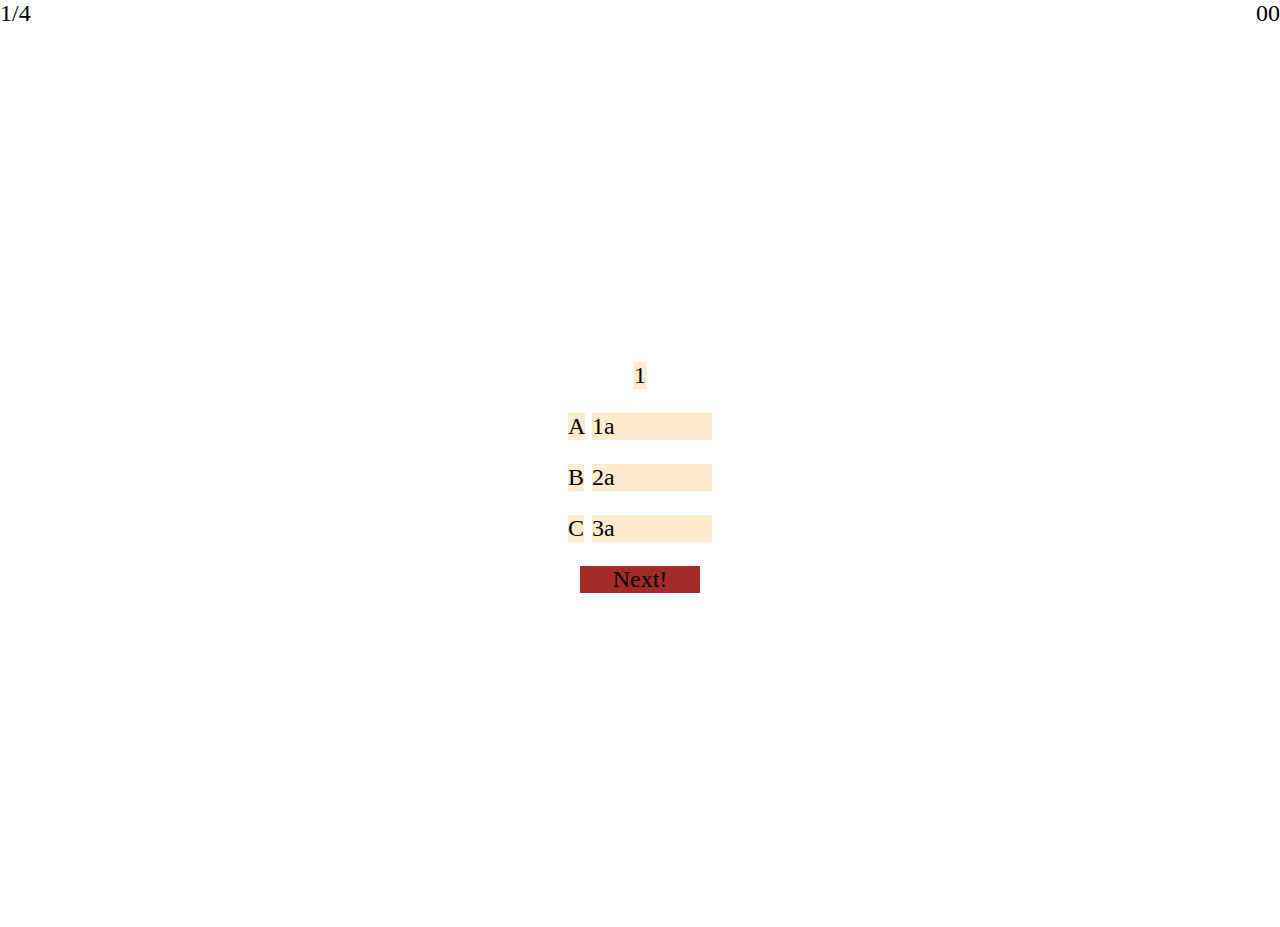
<file: testquiz.html>
<!DOCTYPE html>
<html lang="en">
<head>
    <meta charset="UTF-8">
    <meta name="viewport" content="width=
    , initial-scale=1.0">
    <meta http-equiv="X-UA-Compatible" content="ie=edge">
    <title>Document</title>
    <link rel="stylesheet" href="testquiz.css">
</head>
<body>


    <div class="QUIZPROGRESSCONTAINER">
        <div id="questiontrack">
            2/10

        </div>
        <div class="SCORE">
            00

        </div>
    </div>



    <div class="quizcontainer">


        <div id="question">
            THIS IS     QUESTION1 

        </div>
        <div class="choicecontainer">
            <div id="choice">
                <div class="choiceprefix" data-no="1">
                    A

                </div>
                <div class="choicewrapper">

               
                <div class="choicetext" data-no="1">
                    

                </div>
                <div class="choicetextpopdown">
sdhfhsfsdhfjsdhfjdshfkjhdfkjh
                </div>
            </div>

            </div>
            <div id="choice">
                <div class="choiceprefix" data-no="2">
                    B

                </div>
                <div class="">
                <div class="choicetext" data-no="2">
                    
                    
                </div>
                <div class="choicetextpopdown">
bsjkfdsjkfnjksfnkj
                </div>
            </div>

                


            </div>
            <div id="choice">
                <div class="choiceprefix" data-no="3">
                    C

                </div>

                <div class="">

               
                <div class="choicetext" data-no="3">
                    
                    
                </div>
                <div class="choicetextpopdown">
ndfjkgdfjkgbjksfgbjfkb
                </div>

            </div>



            </div>

            <div id="nextbutt">
                Next!
            </div>
        </div>







    </div>




    
</body>
<script type="text/javascript" src="testquiz.js"></script>
</html>
</file>
<file: index.css>
*{
    padding:0px;
    margin:0px;
    box-sizing: border-box;
}
html{
    max-width: 100%;
    max-height: 100%;
    overflow-x: hidden;
}

body{
    width:100%;
    height:100vh;
    background-color: rgb(241, 241, 241);
    
}

header{
    height:10%;
    width:100vw;
    background-color: rgb(250, 245, 245);
    box-shadow:  0px 0px 46px -25px rgba(176,124,95,1),
                 0px 17px 22px -6px rgba(255,255,255,1);

   margin-bottom: 5%;
   
    
    
    
}


.headerwrap{
    display :grid;
    grid-template-columns: 60% 20% ;
    position: relative;
    margin: auto;
    text-align: center;
    justify-content: center;
    align-items: center;
    width: 80%;
    top:50%;
    text-align: left;
    
    
}
.headerwrap>p{
    text-align: left;
}
.secondhalf{
    display: grid;
    grid-template-columns: 33% 33% 33%;
}
#mainsectiopn{
    position:relative;
    height:80%;
    width:calc(100vw - 1px);
   
    margin: 0;
    font-size: 70px;
    
}
.footer{
    display: grid;
    grid-template-columns: 30% 30% 30%;
    grid-template-rows: none;
    height:100px;
    width:100%;
    position: relative;

}

.contentfoot{
    height:150px;
}
#content{
    
    position: absolute;
    
    width:500px;
    height:500px;
    left:50%;

    top:30%;
    background-image: url("./pic/astronaut2.png");
    background-repeat: no-repeat;
    background-size: contain;
    background-position: center;

}

.contentbutton{
    border: none;
    
    font-size: 40px;
    padding: 5px;

}
#CANVAS{
    position: relative;
    width: 100%;
    height:100%;
    background-color: rgb(224, 203, 203);
}
#illustration{
position: absolute;
left: 20%;
}
#illustration h2{
    font-size: 30px;
}
.firstcircle{
    position: absolute;
    height:30px;
    width:30px;
    background-color: yellow;
}
footer{
    display: block;
    margin: auto;
    display:grid;
    grid-template-columns: 30% 30% 30%;
    justify-content: center;
    
    
    text-align: center;
    
    width: 50%;
    
    
}
#footerword>p{
    font-size: 30px;
    font-weight: bold;
    background-color: rgbrgb(241, 241, 241);
    box-shadow: -12px -12px 20px 0 rgb(255, 255, 255),
        12px 12px 20px 0 rgb(0, 0, 0,0.05);
        border-radius: 5%;
  
               
    
    margin: 0 8%;
    
}
.mobiletext{
    display:none
}
#span{
    font-size: 15px;
    margin: auto;
    position: relative;
    top: 20%;
}

#footerword{
    height:200px;
    z-index: 100;
}
.contentfoot{
    
    height:300px;
}
#break{
    height:200px;
    max-width: calc(100% - 1px);
    margin: 0;
}

footer> img{
  margin: auto;
  width:50px;
  height: 100px;
}
#icebreaker{
    display: grid;
    grid-template-rows: 30% 30% 30%;
    justify-content: center;
    align-items: center;
    text-align: center;
    max-width: calc(100% - 1px);
}

h3{
    font-size: 30px;
    font-weight: 500;
}
#bolder{
    font-size: 70px;
    font-weight: bold;
}
#front1{
    width:100px;
    height:100px;
    border-radius: 50%;
    background-image: url("./pic/waterbottle.png");
    background-position: center;
    background-repeat: no-repeat;
    background-size: contain;
    position: relative;
    top:10%;
    margin: auto;
    box-shadow:  0px 0px 46px -25px rgba(176,124,95,1);
}
#front2{
    width:100px;
    height:100px;
    border-radius: 50%;
    background-image: url("./pic//book.png");
    background-position: center;
    background-repeat: no-repeat;
    background-size: contain;
    position: relative;
    top:10%;
    margin: auto;
    box-shadow:  0px 0px 46px -25px rgba(176,124,95,1);
}
#front3{
    width:100px;
    height:100px;
    border-radius: 50%;
    background-image: url("./pic/waterbottle.png");
    background-position: center;
    background-repeat: no-repeat;
    background-size: contain;
    position: relative;
    top:10%;
    margin: auto;
    box-shadow:  0px 0px 46px -25px rgba(176,124,95,1);
}
#front1:hover{
    width:100px;
    height:100px;
    border-radius: 50%;
    background-color: rgb(49, 233, 58);
    position: relative;
    
    top: 5%;
    transition-property: top;
    transition-duration: 0.1s;
    transition-timing-function: ease-in-out;
    
    

}

#quizend{
    height: 500px;
    max-width:calc(100vw-1px);
    background-color: rgb(241, 241, 241);
    margin-top: 10%;
    display: grid;
    grid-template-rows: 70% 30%;
    
    
    
}

#navtop{
    position: fixed;
    width:100px;
    height: 100px;
    background-color: rgb(235, 235, 235);
    top:85%;
    left:85%;
    border-radius: 50%;
    margin: 0 auto;
    display: grid;
    justify-content: center;
    align-items: center;
    z-index: 10000;

    box-shadow: 
                38px 18px 60px -7px rgb(158, 146, 146);

}
#navtop:hover{
    cursor: pointer;
    background-color: rgba(223, 223, 223, 0.596);
}

i {
    border: solid rgb(66, 66, 66);
    border-width: 0 9px 9px 0;
    display: inline-block;
    padding: 3px;
    
    
  }
  .up {
    transform: rotate(-135deg);
    -webkit-transform: rotate(-135deg);
    width: 50px;
    height: 50px;
    
    
  }
#setting{
    position: fixed;
    width:50px;
    height: 50px;
    background-color: rgb(134, 128, 114);
    top:1%;
    left:92%;
    
    box-shadow: -35px -32px 60px -7px rgba(255,255,255,1),
                 38px 18px 60px -7px rgba(201,201,201,1);
  
}

#assess{
    position: fixed;
    width:100px;
    height: 100px;
    background-color: rgb(250, 152, 95);
    top:85%;
    left:8%;
    border-radius: 50%;
    
    box-shadow:  0px 0px 46px -25px rgba(176,124,95,1);
}
#hh{
    background-color: rgb(241, 241, 241);
    height:50px;
    width:50px;
    margin: 0 auto;
    position: relative;
    top: 70%;
    
    
   
}
#picquiz{
background-image: url("./pic/pencil.png");
background-position: center;
background-repeat: no-repeat;
background-size: contain;
}
#enterquiz{
margin-top: 20px;
}
#submitquiz{
    width:40%;
    height:80%;
    background-color: rgb(241, 241, 241);
    margin: 0 auto;
    text-align: center;
    display: grid;
    align-items: center;
    font-size: 2rem;
    box-shadow: -35px -32px 60px -7px rgb(255, 255, 255),
                 38px 18px 60px -7px rgba(201,201,201,1);

    
}

#exercisebutt{
    
    z-index: 100;
}
.mobiletext{
    z-index: 100;
}


/* mobile version*/
@media only screen and (max-width: 426px) {
     :root{
         font-size: 90%;
     }
    *{
        padding: 0;
        margin: 0;
        font-size: 1rem;
        
    }
    html{
        max-width: 100vw;
        max-height: 100vh;
    }
    body{
        background-color: rgb(243, 243, 243);
        max-width: 100%;
    }
    
    header{
        padding: 0;
      
      width:100%;
      display:flex;
      flex-direction: row;
      margin: 0;
      
    }
    .headerwrap{
        display :flex;
        flex-direction: column;
        justify-content: center;
        position: relative;
        top:0;
        width:100%;
        
       
        
        
        
        
        
    }
    .secondhalf{
        text-align: left;
        margin-top: 10px;
        display: grid;
        width: 100%;
        text-align: center;

    }
    #setting{
        position: sticky;
        left:80%;
        
      
        
        background-color: rgb(134, 128, 114);
        
       
        
        box-shadow: -35px -32px 60px -7px rgba(255,255,255,1),
                     38px 18px 60px -7px rgba(201,201,201,1);
      
    }

    #mainsection{
        font-size: 5px;
        width:95%;
        height:100;
        margin: auto;
    }

    h1{
        
        font-size: 3rem;
        margin-bottom: 4rem;
        margin-left: 12%;
    }
    h2{
        margin-left: 12%;
        font-size: 2rem;
        font-weight: lighter;
        position: absolute;
    }
    #illustration{

        position: relative;
        left: 0;
        top:10%;
        

    }
    #icebreaker{
        width:calc(100vw - 1px);
    }

    h3 p{
        font-size: 1rem;
    }
    #bolder{
        font-size: 3rem;
    }
    #content{
        position: relative;
        width:300px;
    height:300px;
        left:0;
        top:20%;
        margin: 0 auto;
    }
    #navtop{
        
        position: fixed;
        left:70%;
        width: 50px;
        height:50px;
        z-index: 200;
        
    }
    footer{
        margin: 0;
        display: grid;
        grid-template-rows: 30% 30% 30%;
        grid-template-columns: none;
        grid-row-gap: 200px;
        margin: auto;
        margin-bottom: 100px;
        max-width: 100vw;
    }
    footer>p{
       
    }

    #icebreaker{
        max-width: 100%;
    }
    #footerword{
        display:none;
    }

    .mobiletext{
        background-color: rgb(243, 243, 243);
        width: 100%;
        height: 90%;
        position: absolute;
        top: 150%;
        display: grid;
        margin: auto;
        
        padding:1rem;
        box-shadow: -10px -10px 10px 0 rgb(253, 253, 253 , 0.89),
        12px 12px 12px 0 rgb(0, 0, 0,0.04);
        transform: scale(1.5);
        border-radius: 5%;
        align-items: center;
    }
    #front1{
        display: grid;
        
        
        
    }
    #quiz{
        width:100%;
        position: relative;
        top: 50%;
        z-index: 10;
        
    }
    #assess{
        width: 50px;
        height:50px;

    }
    #submitquiz{
        width:80%;
        height:60%;
        background-color: rgb(241, 241, 241);
        margin: 0 auto;
        text-align: center;
        display: grid;
        align-items: center;
        z-index: 100;
        
        box-shadow: -35px -32px 60px -7px rgb(255, 255, 255),
                     38px 18px 60px -7px rgba(201,201,201,1);
                    
    
        
    }
    #break2{
        height:700px;
        max-width: calc(100% - 1px);
    }
    #picquiz{
        background-image: url("./pic/pencil.png");
        background-position: center;
        background-repeat: no-repeat;
        background-size: contain;
        width:90%;
        height: 90%;
        }

        #quizend{
            max-width: calc(100vw - 1px);
        }
        #quizend{
            height: 500px;
            max-width:calc(100vw-1px);
            background-color: rgb(241, 241, 241);
            margin-top: 70%;
            display: grid;
            grid-template-rows: 70% 30%;
            
            
            
        }
</file>
<file: cssillustration.css>
*{
    margin: 0;
    padding: 0;
    box-sizing: border-box;
}
</file>
<file: map.css>
*{
    margin:0;
    border:0;
}

.mapwrap{
display:grid;
grid-template-rows: 30% 70%;
grid-row-gap: 10px;

}
.mapintro{
    display:grid;
grid-template-columns: 33% 33% 33%;
grid-template-rows: 40% 30% 30% ;
justify-content: center;

}
.address{
    grid-area: 3/2/4/4;
   
    
    
    
}
.mapicon{
    width :50px;
    height :70px;
    margin:auto;
    grid-area: 1/2/1/3;
}
.openhr{
    grid-area: 2/2/3/4;
}
.address{
    background-color: wheat;
    border-radius: 5%;
}
</file>
<file: aboutme.css>
.photo{
    display: grid;
    margin:auto;
    height: 70%;
    width:auto;
  
    grid-template-columns: 20% 20% 20% 20% 20%;
    grid-template-rows:20% 20% 20% 20% 20%;


}
.personcontainer{
    width:80%;
    height: 300px;
    display: block;
    margin:auto;
}
.description{
width:95%;
height:auto;
border-radius: 5%;
background-color: wheat;
display: block;
margin:auto;
padding: 0px 15px;
color: black;


}
.bigheadlogo{
    grid-area: 1/1/3/3;
    background-image: url("./pic/me.png");
    background-position: center;
    background-repeat: no-repeat;
    background-size: contain;
    
}
.bighead{
    grid-area: 2/2/6/5;
    background-image: url("./pic/joshua.jpg");
    background-position: center;
    background-repeat: no-repeat;
    background-size: contain;
    border-radius: 60%;
}
</file>
<file: dropdowmn.css>
#c{
    background-color: darkblue;
    width:100%;
    height:30px;
}
#panel{
    overflow: hidden;
    
    max-height:0;
    transition: max-height linear 0.1s;
}/*jhuhuhuh
/*hihihihihihihihi
</file>
<file: end.css>
:root{
    font-size: 85%;
}

*{
    margin:0;
    padding:0;
}

.endlogocontainer{
    width:100vw;
    height: 100vh;
    display:flex;
    justify-content: center;
    align-items: center;
}

.endlogo{
    border-radius: 50%;
    background-color: teal;
    display: flex;
    justify-content: center;
    align-items: center;
    height:8rem;
    width:8rem;
    margin:auto;
}
</file>
<file: exercise.css>
*{
    padding:0;
    margin: 0;
}

html{
    
}
a{
    text-decoration: none;
}

#navtop{
    position: fixed;
    width:100px;
    height: 100px;
    background-color: rgb(235, 235, 235);
    top:85%;
    left:92%;
    border-radius: 50%;
    z-index: 100;
    display: grid;
    justify-content: center;
    align-items: center;
    z-index: 10000;
    box-shadow: 
                38px 18px 60px -7px rgb(158, 146, 146);

}


i {
    border: solid rgb(66, 66, 66);
    border-width: 0 9px 9px 0;
    display: inline-block;
    padding: 3px;
    
    
  }
  .up {
    transform: rotate(-135deg);
    -webkit-transform: rotate(-135deg);
    width: 50px;
    height: 50px;
    
    
  }


header{
    height:100px;
    width:100vw;
    position: relative;
    
    background-color: rgb(250, 245, 245);
    box-shadow:  0px 0px 46px -25px rgba(176,124,95,1),
                 0px 17px 22px -6px rgba(255,255,255,1);

  
    
    
    
}


.headerwrap{
    display :grid;
    grid-template-columns: 60% 20% ;
    position: relative;
    margin: 0;
    text-align: center;
    justify-content: center;
    align-items: center;
    width: 80%;
    left:3%;
    
    
    
}
.headerwrap>p{
    text-align: left;
    
}
.secondhalf{
    display: grid;
    grid-template-columns: 33% 33% 33%;
}
#container{
    display: grid;
    grid-template-columns: 30% 80%;
    height: calc(100vh - 100px);
    max-width: 100vw;
    position: sticky;
    

}
#sidebarex {
    max-width: 100%;
    height: calc(100vh );
    
    display: grid;
    grid-template-rows: 20% 20% 20% 20%;
    justify-content: center;
    align-items: center;
    
    
    

}
#maincontentex{
    max-width: 80%;
    text-align: center;
    position: sticky;
    
}
.first{
    background-color: rgb(231, 231, 231, 0.5);
    text-align: center;

}
.first iframe{
    text-align: center;
}
.third{
background-color: rgb(214, 214, 214,0.5);

}
#sidebarex{
    position: sticky;
    top:10%;
    
}

.intro{
   
}
#introvid{
   
}
.break{
    height:100px;
    
}
p{
    padding: 30px;
}
#firstintro{
    font-weight: bold;
    text-align: center;
}
#firstword{
    text-align: center;
}
#secondintro{
    font-weight: bold;
}

#thirdintro{
    font-weight: bold;
}









@media only screen and (max-width: 426px) {
    :root{
        font-size: 90%;
    }
   *{
       padding: 0;
       margin: 0;
       font-size: 1rem;
       
   }
   html{
       max-width: 100vw;
       max-height: 100vh;
   }
   body{
       background-color: rgb(243, 243, 243);
       max-width: 100vw;
   }
   
   header{
    padding: 0;
  
  width:100%;
  display:flex;
  flex-direction: row;
  margin: 0;
  
}
.headerwrap{
    display :flex;
    flex-direction: column;
    justify-content: center;
    position: relative;
    top:0;
    width:100%;
    
   
    
    
    
    
    
}
.secondhalf{
    text-align: left;
    margin-top: 10px;
    display: grid;
    width: 100%;
    text-align: center;

}
   #setting{
       position: sticky;
       left:80%;
       
     
       
       background-color: rgb(134, 128, 114);
       
      
       
       box-shadow: -35px -32px 60px -7px rgba(255,255,255,1),
                    38px 18px 60px -7px rgba(201,201,201,1);
     
   }

   #container{
    display: grid;
    grid-template-columns: 30% 80%;
    height: calc(100vh - 50px );
}





    #container{
        display: grid;
        grid-template-rows: 150px auto;
        grid-template-columns: 100%;
        height: auto;
        width: 100vw;
        text-align: center;
        
        
    
    }
    #sidebarex {
        max-width: 100%;
       
        max-height: 150px;
        
        
        display: grid;
        grid-template-columns: 50% 50%;

        grid-template-rows: 50% 50%;
        
       

        
        
        
        
    
    }

    #sidebarcontainer{
        max-width: 100vw;
        height: auto;
        
    
        z-index: 100;
        text-align: center;
        
    }
    img{
        width:50px;
        height: 50%;
    }
    iframe{
        height: 200px;
        width:300px;
    }

    #navtop{
        left:75%;
        width: 50px;
        height: 50px;
    }
    .break{
        display: none;
    }
    #maincontentex{
        max-width: 100%;
        height: 100%;
        text-align: center;
        position: sticky;
        
    }

    


}
</file>
<file: quiz.css>
:root{
    font-size: 50px;
}

*{
    margin:0;
    padding:0;
}
.wrapper{
height:80%;
width:80%;

display: block;
margin: auto;
display: grid;
grid-template-rows: 30% 16% 16% 16% 16%;
grid-row-gap: 1%;
}

#quizcontainer{
    height:100vh;
    width:100vw;
    
   
    
   
    display: flex;
    margin: auto;
}
@media only screen and (max-width: 450px) {
    .wrapper{
     position: absolute;
     top:1%;
      height: 80%;
      width:90%;
      
    }
    :root{
        font-size: 40px;
    }
  }

  #submit{
      position: absolute;
      left:70%;
      top:10%;
      background-color: blanchedalmond;
      padding:5px;
      width:20%;
      height:20%;
      margin:5px;
      opacity: 0.4;
  }
  @media only screen and (max-width: 450px) {
    #submit{
     
      width:60%;
      position: absolute;
      left:30%;
      top:100%;
      text-align: center;
      opacity: 0.4;
      
    }
    :root{
        font-size: 30px;
    }
  }


.answercontainer{
    display:grid;
    grid-template-columns: 20% 80%;
    text-align: center;
    align-items: center;
    grid-column-gap: 1%;
    background-color: blanchedalmond;


}
.answerexplanation{

    transition: ease-in-out;
    width:50%;
    height:70%;
    background-color: rgb(255, 251, 231);
    position:absolute;
    top:10%;
    left:20%;
    margin: auto;
    padding:10px;
    opacity: 1 ;
    z-index: 3;
    box-shadow:0 0 8px 10px rgb(65, 58, 58);
    
}
.choiceprefix{
    height: 100%;
    width: 100%;
    display:grid;
    align-items: center;
    
}
#questioncontainer{
    display: block;
    margin: auto;
}

#choiceprefixA{
    background-color: rgb(255, 193, 193);
}
#choiceprefixB{
    background-color: rgb(194, 194, 255);
}
#choiceprefixC{
    background-color: rgb(226, 255, 226);
}
#choiceprefixD{
    background-color: rgb(255, 255, 211);
}

.choicetext:hover{

cursor: pointer;
width:100%;
height:100%;
}

.choicetext{

    cursor: pointer;
    width:100%;
    height:100%;
    
    }


#questioncontainer{
    height:100%;
    width:100%;
    display: grid;
    justify-content: center;
    align-items: center;
    
}
.questionbuttonright{
    background-color: green;
}
.mask{
    position:fixed;
    width:200%;
    height:100%;
    opacity: 0.8;
    background-color: rgb(20, 20, 63);
    z-index: 2;
    bottom: 0%;
    
}

.green{
    background-color: rgb(188, 255, 161);
    width:auto;
    height:auto;
    position: absolute;
    top:70%;
    left:20%;
    opacity: 1 !important ;
    z-index: 4;
    
}
.red{
    background-color: rgb(253, 185, 165);
    width:90%;
    height:30%;
    position: absolute;
    top:65%;
}

.summarypage{
    width:100%;
    height:100%;
    display:grid;
    justify-content: center;
    align-items: center;
    background-color: blanchedalmond;
}
.final{
    background-color: rgb(255, 145, 102);
    display:grid;

}
.masterwrap{
    width:10%;
    height:20px;
    position: relative;

}

#title{
    height:200px;
    position: relative;
}
@media only screen and (max-width: 450px) {
    .wrapper{
    height:500px;
    width:100%;
      
    }
    :root{
        font-size: 30px;
    }
  }

  #end{
      height:200px;
      width:100%;
      background-color: chartreuse;
      margin-top: 20%;
  }
</file>
<file: testquiz.css>
:root{
    font-size: 150%;
    margin:0;
    box-sizing: border-box;
}
*{
    margin:0;
    padding:0;
}



.quizcontainer {
display:flex;
flex-direction:column;
width:100%;
height:100vh;
justify-content: center;
align-items: center;

} 
#questiontrack{

}

.QUIZPROGRESSCONTAINER{
    display:flex;
    flex-direction:row;
    justify-content: space-between;
    margin:0;
    
}
#question{
    background-color: blanchedalmond
    
    
}
#choice{
    display:flex;
    flex-direction: row;
    justify-content: space-between;
    margin:1rem;
    width:6rem;
}

.choiceprefix{
    background-color: blanchedalmond;
   
    display:flex;
    justify-content: left;
}
.choicetext{
    background-color: blanchedalmond;
    display:flex;
    justify-content: left;
    width:5rem;
}
.choicetext:active{
    background-color: blue;
    }
    .choicetextpopdown{
        overflow: hidden;
        max-height: 0;
        background-color: brown;
        width:5rem;
    }


    #nextbutt{
        background-color: brown;
        width:5rem;
        display:flex;
        justify-content: center;
        padding:0;
        margin:auto;
    }
</file>
